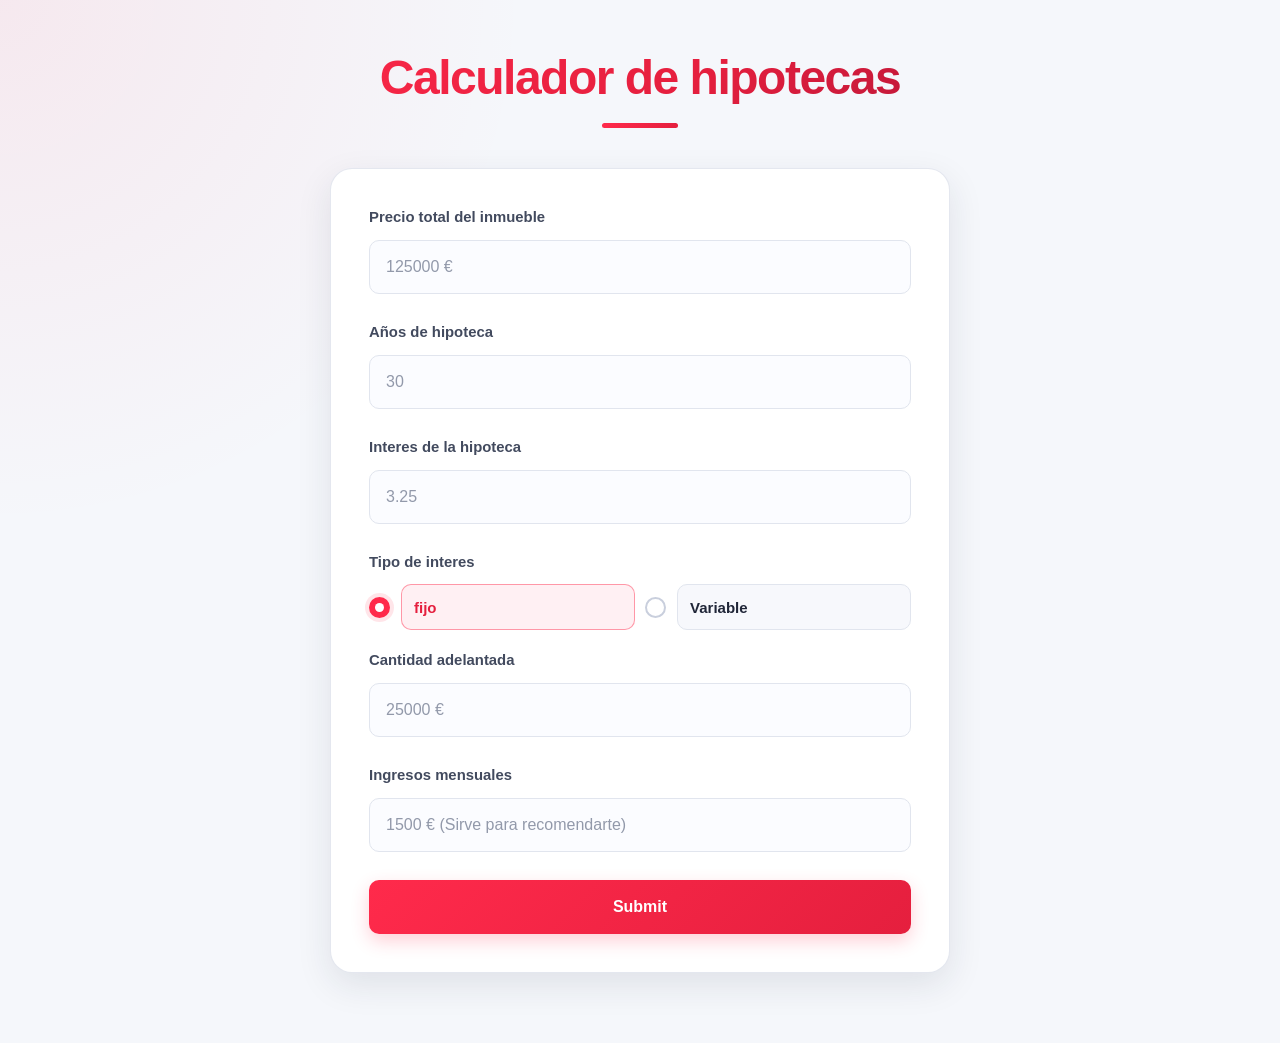
<file: index.html>
<!DOCTYPE html>
<html lang='en'>
<head>
    <meta charset='utf-8'>
    <meta name='viewport' content='width=device-width, initial-scale=1'>
    <title>Calculador de hipotecas</title>
    <link rel='stylesheet' href='style.css'>
</head>
<body>
    <h1>Calculador de hipotecas</h1>
    <form method="get" action="calculador.html">
        <p>Precio total del inmueble</p>
        <input type="number" name="precio" placeholder="125000 €" required step="1">
        <p>Años de hipoteca</p>
        <input type="number" name="anios" placeholder="30" min="1" required step="1">
        <p>Interes de la hipoteca</p>
        <input type="number" name="interes" placeholder="3.25" min="0" required step="0.01">
        <p>Tipo de interes</p>
        <input type="radio" name="tipoInteres" value="fijo" checked> <p>fijo</p>
        <input type="radio" name="tipoInteres" value="variable"> <p>Variable</p>
        <p>Cantidad adelantada</p>
        <input type="number" name="cantidadInicial" placeholder="25000 €" required step="1">
        <p>Ingresos mensuales</p>
        <input type="number" name="ingresosMensuales" placeholder="1500 € (Sirve para recomendarte)" step="1">
        <input type="submit">
    </form>
</body>
</html>
</file>
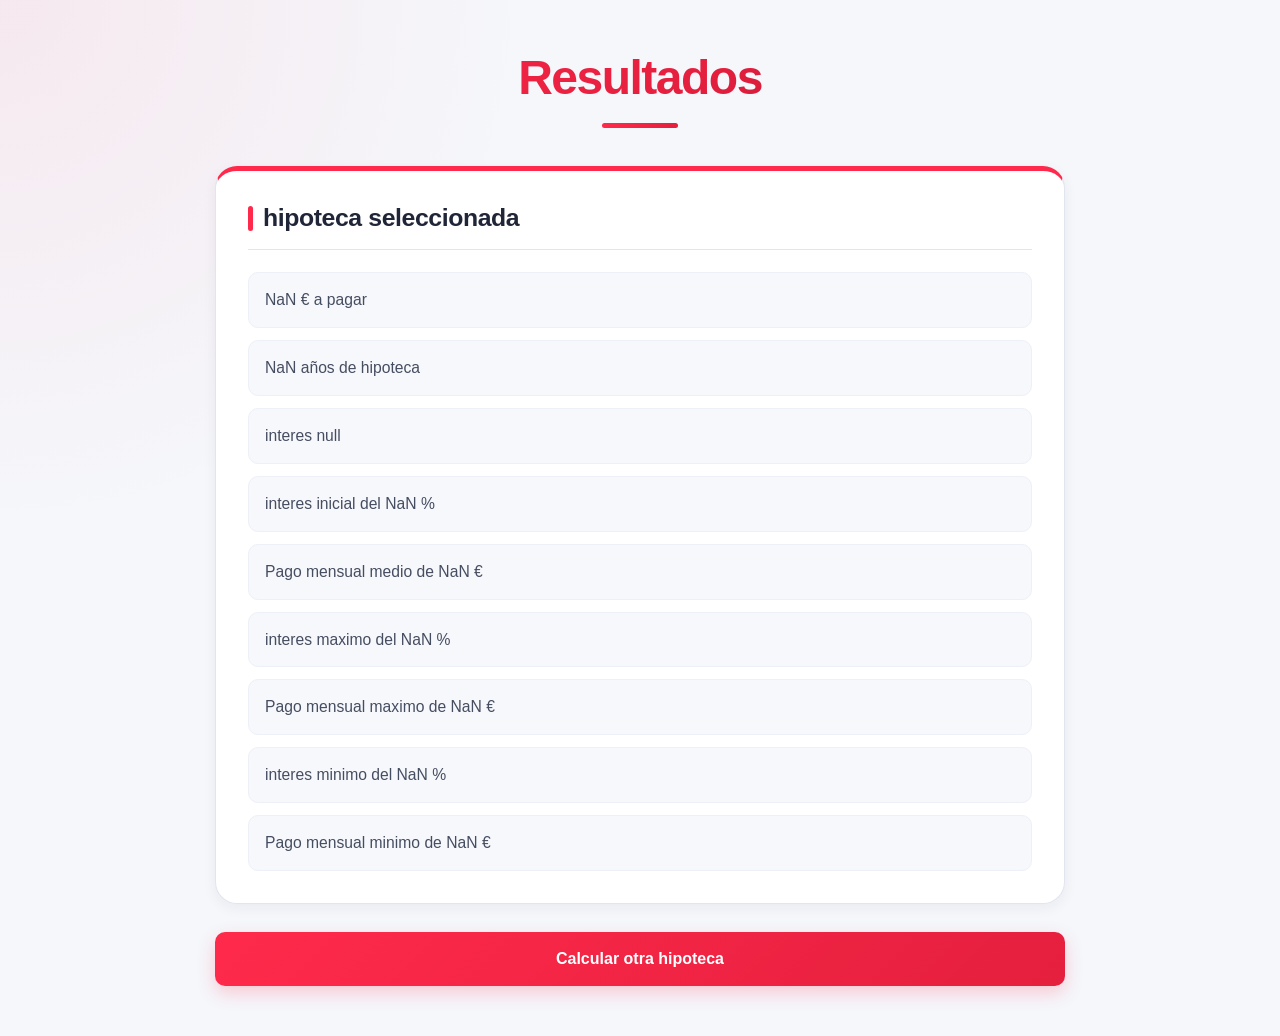
<file: calculador.html>
<!DOCTYPE html>
<html lang='en'>
<head>
    <meta charset='utf-8'>
    <meta name='viewport' content='width=device-width, initial-scale=1'>
    <title>Calculador de hipotecas</title>
    <link rel='stylesheet' href='style.css'>
</head>
<body>
    <h1>Resultados</h1>
    <div id="caracteristicasHipoteca"></div>
    <div id="caracteristicasMonetarias"></div>
    <div id="recomendacion"></div>
    <script src="calculador.js"></script>
    <button onclick="window.location.href='index.html'">Calcular otra hipoteca</button>
</body>
</html>
</file>
<file: style.css>
/* ==========================================
   CALCULADORA HIPOTECARIA
   Diseño moderno, responsive y limpio
   ========================================== */

:root {
    --primary: #ff2a4b;
    --primary-dark: #e51f3e;
    --primary-light: #fff0f3;

    --background: #f5f7fb;
    --surface: #ffffff;

    --text: #202638;
    --text-light: #687086;

    --border: #e1e5ee;
    --success: #16845b;
    --success-light: #e8f8f0;

    --shadow-small: 0 4px 14px rgba(32, 38, 56, 0.06);
    --shadow-medium: 0 12px 35px rgba(32, 38, 56, 0.10);

    --radius-small: 10px;
    --radius-medium: 16px;
    --radius-large: 22px;
}

/* ---------- REINICIO GENERAL ---------- */

* {
    box-sizing: border-box;
}

html {
    min-height: 100%;
    scroll-behavior: smooth;
}

body {
    min-height: 100vh;
    margin: 0;
    padding: 40px 20px;

    font-family: Inter, "Segoe UI", Roboto, Arial, sans-serif;
    font-size: 16px;
    line-height: 1.6;
    color: var(--text);

    background:
        radial-gradient(
            circle at top left,
            rgba(255, 42, 75, 0.07),
            transparent 32%
        ),
        var(--background);
}

/* ---------- TÍTULOS ---------- */

h1,
h2,
h3 {
    color: var(--text);
    line-height: 1.25;
    overflow-wrap: anywhere;
}

h1 {
    margin: 0 0 12px;
    font-size: clamp(1.8rem, 4vw, 2.5rem);
    font-weight: 800;
    letter-spacing: -1.2px;
}

h2 {
    margin: 0 0 20px;
    font-size: clamp(1.2rem, 3vw, 1.6rem);
    font-weight: 750;
    letter-spacing: -0.4px;
}

p {
    color: var(--text-light);
    overflow-wrap: anywhere;
}

/* ==========================================
   FORMULARIO
   ========================================== */

form {
    width: 100%;
    max-width: 620px;
    margin: 30px auto;
    padding: clamp(22px, 5vw, 38px);

    display: flex;
    flex-direction: column;
    gap: 10px;

    background: var(--surface);
    border: 1px solid rgba(225, 229, 238, 0.9);
    border-radius: var(--radius-large);
    box-shadow: var(--shadow-medium);
}

/* ---------- ETIQUETAS ANTES DE LOS INPUTS ---------- */

/*
   Los párrafos que preceden a los campos numéricos
   se convierten en etiquetas visuales.
*/

form p {
    margin: 8px 0 0;
    color: #424a5e;
    font-size: 0.93rem;
    font-weight: 650;
    line-height: 1.4;
}

/* Evita demasiado espacio antes del primer elemento */

form > p:first-child {
    margin-top: 0;
}

/* ---------- CAMPOS DE ENTRADA ---------- */

form input[type="number"],
form input[type="text"],
form input[type="email"],
form input[type="password"],
form input[type="tel"] {
    display: block;
    width: 100%;
    min-width: 0;
    min-height: 54px;
    margin: 0 0 8px;
    padding: 14px 16px;

    font-family: inherit;
    font-size: 1rem;
    color: var(--text);

    background: #fbfcff;
    border: 1.5px solid var(--border);
    border-radius: var(--radius-small);

    outline: none;
    transition:
        border-color 0.2s ease,
        background-color 0.2s ease,
        box-shadow 0.2s ease;
}

form input::placeholder {
    color: #9299aa;
    opacity: 1;
}

form input[type="number"]:hover,
form input[type="text"]:hover,
form input[type="email"]:hover,
form input[type="password"]:hover,
form input[type="tel"]:hover {
    border-color: #c3cad9;
    background: #ffffff;
}

form input[type="number"]:focus,
form input[type="text"]:focus,
form input[type="email"]:focus,
form input[type="password"]:focus,
form input[type="tel"]:focus {
    background: #ffffff;
    border-color: var(--primary);
    box-shadow: 0 0 0 4px rgba(255, 42, 75, 0.11);
}

/* ==========================================
   INTERÉS FIJO / VARIABLE
   ========================================== */

/*
   Los radios se colocan en una fila de dos opciones.
   El HTML original puede mantener esta estructura:
   radio fijo + párrafo "Fijo" + radio variable
   + párrafo "Variable".
*/

form:has(input[type="radio"]) {
    display: grid;
    grid-template-columns: 22px minmax(0, 1fr) 22px minmax(0, 1fr);
    align-items: center;
    column-gap: 10px;
    row-gap: 12px;
}

/* Los párrafos de etiqueta de los campos ocupan toda la fila */

form:has(input[type="radio"]) > p:not(
    input[type="radio"] + p
) {
    grid-column: 1 / -1;
}

/* Campos normales y botón: anchura completa */

form:has(input[type="radio"]) input[type="number"],
form:has(input[type="radio"]) input[type="text"],
form:has(input[type="radio"]) input[type="email"],
form:has(input[type="radio"]) input[type="password"],
form:has(input[type="radio"]) input[type="tel"],
form:has(input[type="radio"]) input[type="submit"] {
    grid-column: 1 / -1;
}

/* Controles circulares */

form input[type="radio"] {
    appearance: none;
    -webkit-appearance: none;

    display: inline-grid;
    place-items: center;

    width: 21px;
    height: 21px;
    min-width: 21px;
    margin: 0;
    padding: 0;

    background: #ffffff;
    border: 2px solid #c9cfdd;
    border-radius: 50%;
    cursor: pointer;

    transition:
        border-color 0.2s ease,
        box-shadow 0.2s ease,
        background-color 0.2s ease;
}

form input[type="radio"]::before {
    content: "";
    width: 9px;
    height: 9px;

    background: #ffffff;
    border-radius: 50%;
    transform: scale(0);

    transition: transform 0.18s ease;
}

form input[type="radio"]:checked {
    background: var(--primary);
    border-color: var(--primary);
    box-shadow: 0 0 0 4px rgba(255, 42, 75, 0.12);
}

form input[type="radio"]:checked::before {
    transform: scale(1);
}

form input[type="radio"]:hover {
    border-color: var(--primary);
}

form input[type="radio"]:focus-visible {
    outline: 3px solid rgba(255, 42, 75, 0.25);
    outline-offset: 3px;
}

/* Etiquetas de fijo y variable */

form input[type="radio"] + p {
    display: flex;
    align-items: center;

    min-width: 0;
    min-height: 46px;
    margin: 0;
    padding: 10px 12px;

    color: var(--text);
    font-size: 0.94rem;
    font-weight: 650;

    background: #f7f8fc;
    border: 1px solid var(--border);
    border-radius: var(--radius-small);

    cursor: pointer;
    transition:
        color 0.2s ease,
        background-color 0.2s ease,
        border-color 0.2s ease;
}

form input[type="radio"]:checked + p {
    color: var(--primary-dark);
    background: var(--primary-light);
    border-color: rgba(255, 42, 75, 0.45);
}

/* ==========================================
   BOTONES
   ========================================== */

form input[type="submit"],
button {
    display: inline-flex;
    align-items: center;
    justify-content: center;

    width: 100%;
    min-height: 54px;
    margin-top: 8px;
    padding: 14px 22px;

    font-family: inherit;
    font-size: 1rem;
    font-weight: 750;
    line-height: 1.3;
    text-align: center;
    text-decoration: none;

    color: #ffffff;
    background: linear-gradient(
        135deg,
        var(--primary),
        var(--primary-dark)
    );

    border: none;
    border-radius: var(--radius-small);
    box-shadow: 0 7px 18px rgba(255, 42, 75, 0.22);

    cursor: pointer;

    transition:
        transform 0.2s ease,
        box-shadow 0.2s ease,
        filter 0.2s ease;
}

form input[type="submit"]:hover,
button:hover {
    filter: brightness(1.03);
    transform: translateY(-2px);
    box-shadow: 0 10px 24px rgba(255, 42, 75, 0.30);
}

form input[type="submit"]:active,
button:active {
    transform: translateY(0);
}

form input[type="submit"]:focus-visible,
button:focus-visible {
    outline: 3px solid rgba(255, 42, 75, 0.30);
    outline-offset: 4px;
}

/* ==========================================
   RESULTADOS DE LA HIPOTECA
   ========================================== */

#caracteristicasHipoteca,
#caracteristicasMonetarias,
#recomendacion {
    width: 100%;
    max-width: 850px;
    margin: 22px auto;
    padding: clamp(22px, 4vw, 32px);

    background: var(--surface);
    border: 1px solid var(--border);
    border-radius: var(--radius-large);
    box-shadow: var(--shadow-small);

    animation: aparecer 0.45s ease both;
}

/* Tarjeta principal */

#caracteristicasHipoteca {
    border-top: 5px solid var(--primary);
}

/* Datos monetarios */

#caracteristicasMonetarias {
    border-top: 5px solid #6675e8;
    animation-delay: 0.08s;
}

/* Recomendación */

#recomendacion {
    border-top: 5px solid #21a675;
    background:
        linear-gradient(
            145deg,
            rgba(33, 166, 117, 0.06),
            transparent 65%
        ),
        #ffffff;
    animation-delay: 0.16s;
}

/* Títulos de las tarjetas */

#caracteristicasHipoteca h2,
#caracteristicasMonetarias h2,
#recomendacion h2 {
    display: flex;
    align-items: center;
    gap: 10px;

    margin: 0 0 22px;
    padding-bottom: 15px;

    color: var(--text);
    font-size: clamp(1.25rem, 3vw, 1.55rem);
    border-bottom: 1px solid var(--border);
}

#caracteristicasHipoteca h2::before,
#caracteristicasMonetarias h2::before,
#recomendacion h2::before {
    content: "";
    display: inline-block;
    flex: 0 0 5px;

    width: 5px;
    height: 25px;

    background: var(--primary);
    border-radius: 5px;
}

#caracteristicasMonetarias h2::before {
    background: #6675e8;
}

#recomendacion h2::before {
    background: #21a675;
}

/* Información generada dentro de las tarjetas */

#caracteristicasHipoteca p,
#caracteristicasMonetarias p,
#recomendacion p {
    margin: 0 0 12px;
    padding: 14px 16px;

    color: #454d61;
    font-size: 0.98rem;
    line-height: 1.65;
    overflow-wrap: anywhere;

    background: #f7f8fc;
    border: 1px solid #edf0f6;
    border-radius: var(--radius-small);

    transition:
        background-color 0.2s ease,
        border-color 0.2s ease;
}

#caracteristicasHipoteca p:last-child,
#caracteristicasMonetarias p:last-child,
#recomendacion p:last-child {
    margin-bottom: 0;
}

#caracteristicasHipoteca p:hover,
#caracteristicasMonetarias p:hover {
    background: #ffffff;
    border-color: #dfe4ef;
}

/* Destacar la recomendación */

#recomendacion p {
    color: #176847;
    background: var(--success-light);
    border-color: #ccefe0;
}

/* ---------- OCULTAR CONTENEDORES VACÍOS ---------- */

#caracteristicasHipoteca:empty,
#caracteristicasMonetarias:empty,
#recomendacion:empty {
    display: none;
}

/* ---------- BOTÓN VOLVER ---------- */

body > button {
    display: flex;
    width: 100%;
    max-width: 850px;
    margin: 28px auto 10px;
}

/* ---------- ANIMACIONES ---------- */

@keyframes aparecer {
    from {
        opacity: 0;
        transform: translateY(12px);
    }

    to {
        opacity: 1;
        transform: translateY(0);
    }
}

/* ==========================================
   DISEÑO PARA MÓVILES
   ========================================== */

@media (max-width: 600px) {
    body {
        padding: 22px 13px;
        font-size: 15px;
    }

    form {
        margin: 20px auto;
        padding: 22px 17px;
        gap: 9px;
        border-radius: var(--radius-medium);
    }

    form:has(input[type="radio"]) {
        grid-template-columns: 20px minmax(0, 1fr) 20px minmax(0, 1fr);
        column-gap: 7px;
        row-gap: 10px;
    }

    form p {
        font-size: 0.9rem;
    }

    form input[type="number"],
    form input[type="text"],
    form input[type="email"],
    form input[type="password"],
    form input[type="tel"] {
        min-height: 51px;
        padding: 12px;
        font-size: 0.94rem;
    }

    form input[type="radio"] {
        width: 19px;
        height: 19px;
        min-width: 19px;
    }

    form input[type="radio"] + p {
        min-height: 44px;
        padding: 8px 7px;
        font-size: 0.88rem;
    }

    form input[type="submit"],
    button {
        min-height: 51px;
        padding: 13px 16px;
        font-size: 0.95rem;
    }

    #caracteristicasHipoteca,
    #caracteristicasMonetarias,
    #recomendacion {
        margin: 17px auto;
        padding: 21px 16px;
        border-radius: var(--radius-medium);
    }

    #caracteristicasHipoteca p,
    #caracteristicasMonetarias p,
    #recomendacion p {
        padding: 12px;
        font-size: 0.92rem;
    }
}

/* Móviles muy estrechos */

@media (max-width: 360px) {
    body {
        padding: 15px 9px;
    }

    form {
        padding: 18px 12px;
    }

    form:has(input[type="radio"]) {
        column-gap: 5px;
    }

    form input[type="radio"] + p {
        padding: 7px 5px;
        font-size: 0.82rem;
    }
}

/* Respetar la preferencia de movimiento reducido */

@media (prefers-reduced-motion: reduce) {
    *,
    *::before,
    *::after {
        scroll-behavior: auto !important;
        animation-duration: 0.01ms !important;
        animation-iteration-count: 1 !important;
        transition-duration: 0.01ms !important;
    }
}


/* ---------- TÍTULO PRINCIPAL DE LA CALCULADORA ---------- */

body > h1 {
    width: 100%;
    max-width: 850px;
    margin: 0 auto 28px;
    padding: 10px 12px;

    color: #202638;
    font-size: clamp(2rem, 5vw, 3rem);
    font-weight: 850;
    line-height: 1.15;
    letter-spacing: -1.5px;
    text-align: center;

    overflow-wrap: anywhere;
}

/* Resaltar el título con un degradado rojo */

body > h1 {
    background: linear-gradient(
        135deg,
        #ff2a4b 0%,
        #e51f3e 55%,
        #a91436 100%
    );

    -webkit-background-clip: text;
    background-clip: text;
    -webkit-text-fill-color: transparent;
}

/* Línea decorativa debajo del título */

body > h1::after {
    content: "";
    display: block;

    width: 76px;
    height: 5px;
    margin: 18px auto 0;

    background: linear-gradient(
        90deg,
        #ff2a4b,
        #e51f3e
    );

    border-radius: 10px;
}

/* Ajustes para móviles */

@media (max-width: 600px) {
    body > h1 {
        margin-bottom: 22px;
        padding: 8px 4px;
        font-size: clamp(1.8rem, 8vw, 2.4rem);
        letter-spacing: -1px;
    }

    body > h1::after {
        width: 60px;
        height: 4px;
        margin-top: 14px;
    }
}
</file>
